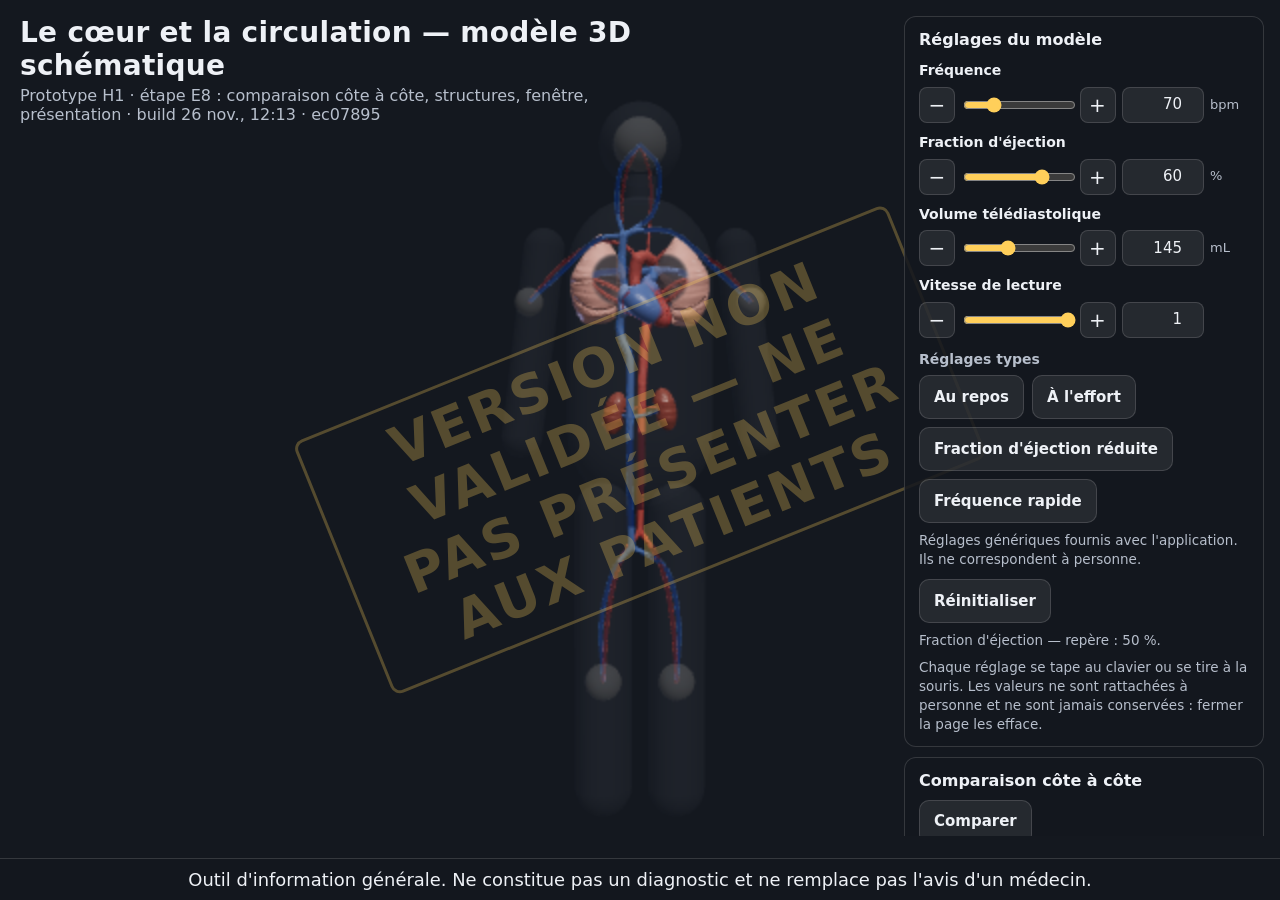
<file: index.html>
<!doctype html>
<html lang="fr">
  <head>
    <meta charset="utf-8" />
    <meta name="viewport" content="width=device-width, initial-scale=1" />
    <!-- Le titre est renseigné au chargement depuis src/i18n/fr.json : aucun texte en dur (plan §5.2). -->
    <title>…</title>
    <meta name="theme-color" content="#14181f" />
    <!-- Installable comme une application (manifeste + sw.js écrit au build, D206). -->
    <link rel="manifest" href="./manifest.webmanifest" />
    <link rel="icon" href="./icone.svg" type="image/svg+xml" />
    <!-- Aucune ressource distante : pas de CDN, pas de police externe, pas d'analytique (plan §5.3). -->
    <script type="module" crossorigin src="./assets/index-DTrmWBYU.js"></script>
    <link rel="stylesheet" crossorigin href="./assets/index-D6AnGll4.css">
  </head>
  <body>
    <div id="scene"></div>
    <div id="overlay"></div>
  </body>
</html>
</file>
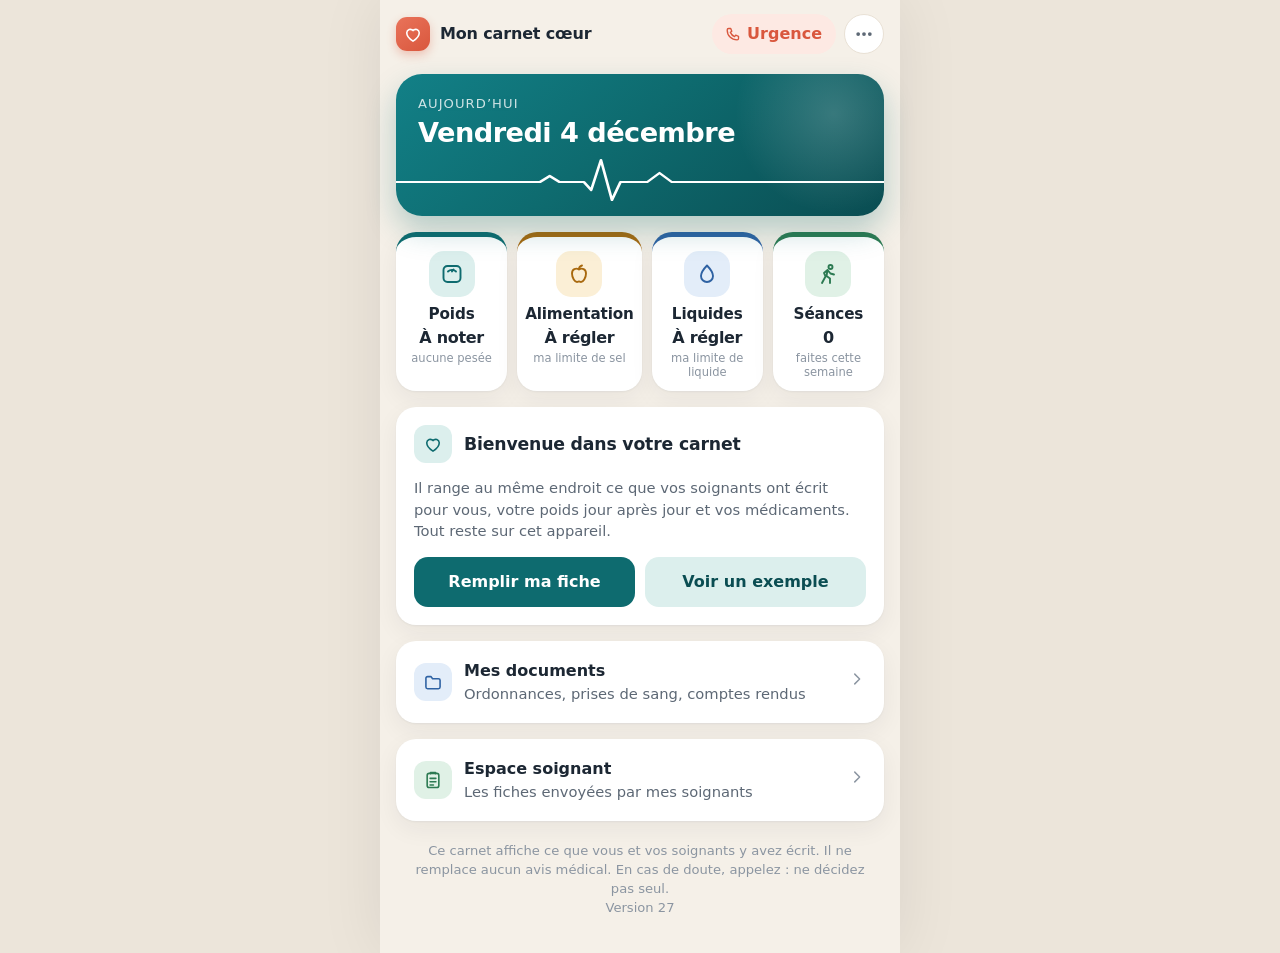
<file: essai-carnet/index.html>
<!doctype html>
<html lang="fr">
  <head>
    <meta charset="utf-8" />
    <meta name="viewport" content="width=device-width, initial-scale=1, viewport-fit=cover" />
    <meta name="theme-color" content="#0e6b6f" />
    <title>Mon carnet cœur</title>
    <!-- Aucune ressource distante : ni police, ni icône, ni mesure d'usage. Rien ne sort de l'appareil. -->
    <link rel="manifest" href="./manifest.webmanifest" />
    <link rel="icon" href="./icone.svg" type="image/svg+xml" />
    <link rel="stylesheet" href="./styles.css" />
  </head>
  <body spellcheck="false">
    <div id="app"></div>
    <script type="module" src="./src/app.js"></script>
  </body>
</html>
</file>
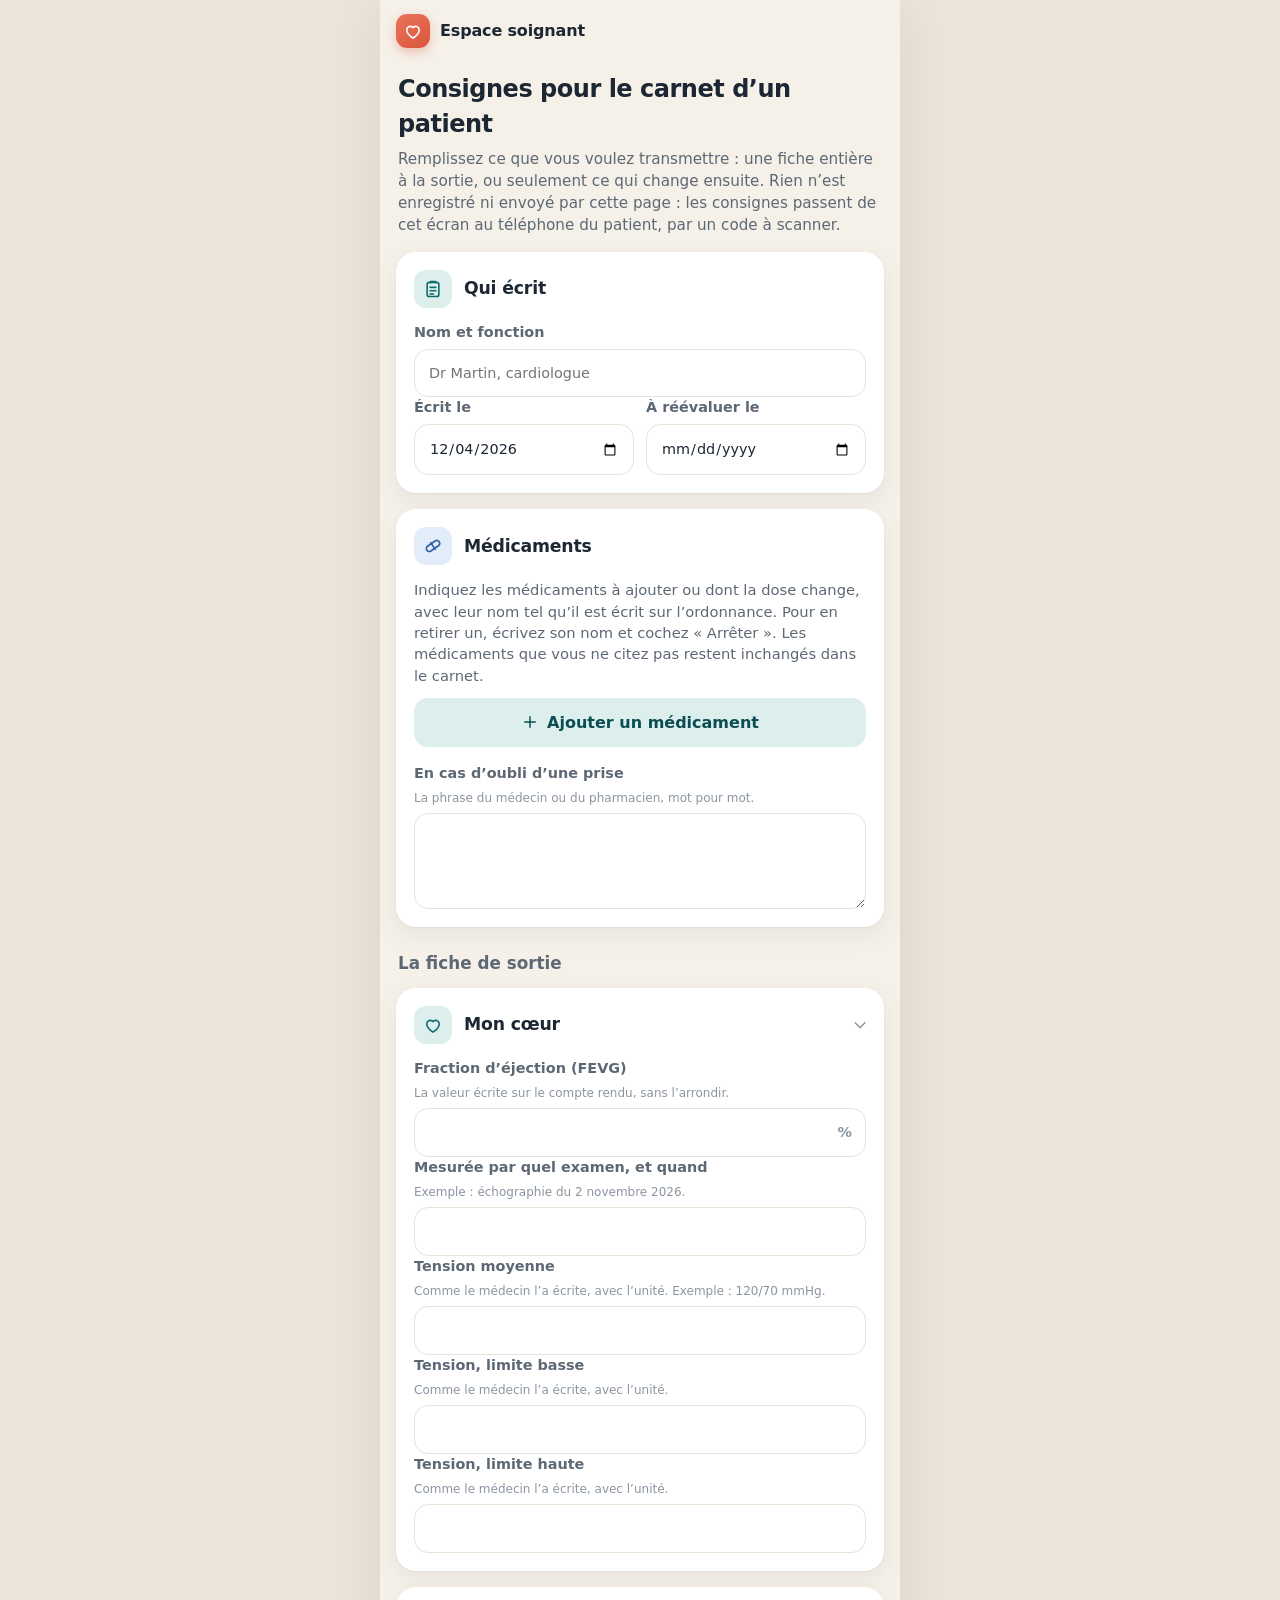
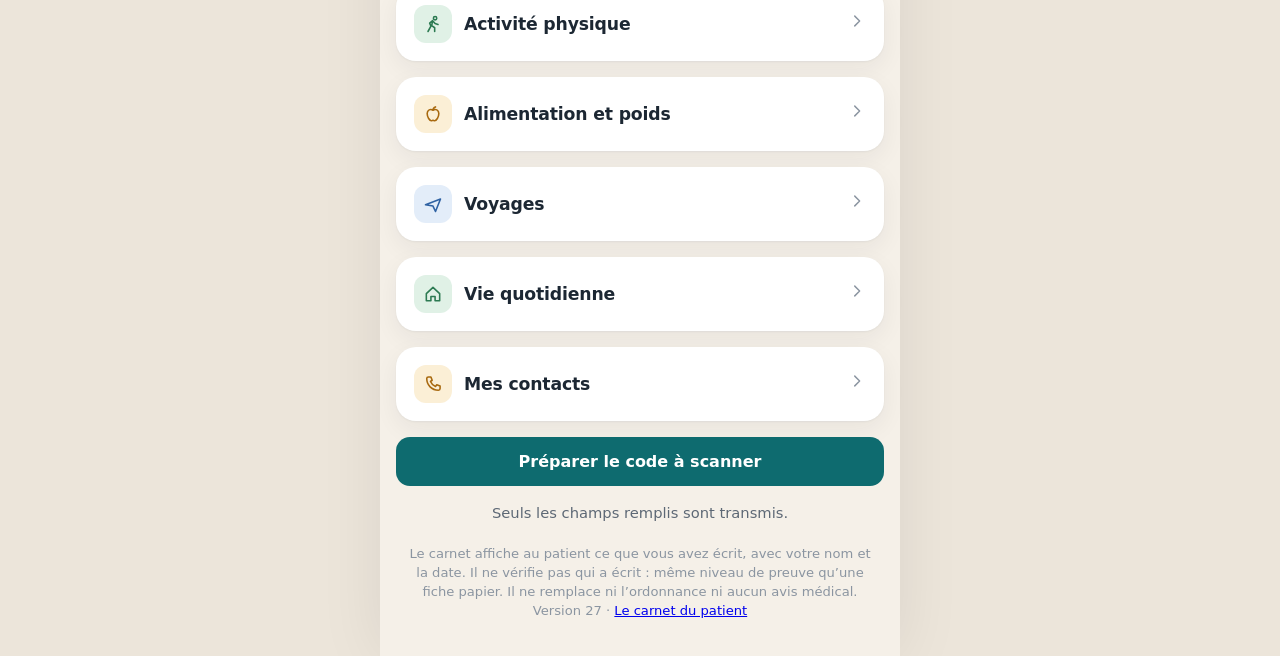
<file: essai-carnet/soignant.html>
<!doctype html>
<html lang="fr">
  <head>
    <meta charset="utf-8" />
    <meta name="viewport" content="width=device-width, initial-scale=1, viewport-fit=cover" />
    <meta name="theme-color" content="#0e6b6f" />
    <title>Espace soignant · Mon carnet cœur</title>
    <!-- Page du soignant, séparée du carnet du patient : pas de manifeste, elle ne s'installe pas comme une appli.
         Aucune ressource distante. Rien n'est enregistré ni envoyé : les consignes partent dans le QR code. -->
    <link rel="icon" href="./icone.svg" type="image/svg+xml" />
    <link rel="stylesheet" href="./styles.css" />
  </head>
  <body spellcheck="false">
    <div id="app"></div>
    <script type="module" src="./src/soignant.js"></script>
  </body>
</html>
</file>
<file: assets/index-D6AnGll4.css>
:root{--fond: #14181f;--panneau: rgba(20, 24, 31, .86);--texte: #eef1f6;--texte-doux: #b7bfcc;--bord: rgba(255, 255, 255, .14);--riche: #ff5a4a;--pauvre: #4a8cff;--alerte: #ffcf5a;font-family:system-ui,-apple-system,Segoe UI,Roboto,Helvetica Neue,Arial,sans-serif}*{box-sizing:border-box}html,body{margin:0;height:100%;background:var(--fond);color:var(--texte);overflow:hidden}#scene{position:fixed;inset:0}#scene canvas{display:block;width:100%;height:100%}#overlay{position:fixed;inset:0;pointer-events:none}#overlay button,#overlay a{pointer-events:auto}.entete{position:absolute;top:16px;left:20px;max-width:min(48vw,640px)}.titre{margin:0;font-size:clamp(18px,2.2vw,28px);font-weight:650;letter-spacing:.01em}.sous-titre{margin-top:4px;font-size:clamp(13px,1.3vw,16px);color:var(--texte-doux)}.filigrane{position:absolute;left:50%;top:50%;transform:translate(-50%,-50%) rotate(-22deg);font-size:clamp(22px,4.2vw,56px);font-weight:800;letter-spacing:.06em;color:#ffcf5a47;border:3px solid rgba(255,207,90,.28);padding:10px 26px;border-radius:10px;max-width:92vw;text-align:center;line-height:1.15;user-select:none}.panneau{position:absolute;top:16px;right:16px;width:min(360px,44vw);overflow-x:hidden;max-height:calc(100vh - 80px);overflow-y:auto;display:flex;flex-direction:column;gap:10px;pointer-events:auto}.bloc{background:var(--panneau);border:1px solid var(--bord);border-radius:12px;padding:12px 14px;font-size:15px;line-height:1.4}.bloc h2{margin:0 0 8px;font-size:16px;font-weight:650}.bloc p{margin:8px 0 0}.regle{color:var(--texte)}.discret{color:var(--texte-doux);font-size:13.5px}.provisoire{color:var(--alerte)}.legende{list-style:none;margin:0;padding:0;display:flex;flex-direction:column;gap:6px}.legende li{display:flex;align-items:center;gap:10px}.pastille{width:16px;height:16px;flex:0 0 auto;display:inline-block}.pastille.riche{background:var(--riche);border-radius:50%}.pastille.pauvre{background:var(--pauvre);transform:rotate(45deg);border-radius:2px}.boutons{display:flex;flex-wrap:wrap;gap:8px}button{min-height:44px;min-width:44px;padding:8px 14px;font:inherit;font-size:15px;font-weight:600;color:var(--texte);background:#ffffff14;border:1px solid var(--bord);border-radius:10px;cursor:pointer}button:hover{background:#ffffff29}button:focus-visible{outline:3px solid var(--alerte);outline-offset:2px}button[aria-pressed=true]{background:#ffcf5a38;border-color:var(--alerte)}.etiquette-ancre{pointer-events:none}.etiquette{display:inline-block;font-size:13px;font-weight:600;color:var(--texte);background:#14181fc7;border:1px solid var(--bord);border-radius:6px;padding:2px 7px;white-space:nowrap;pointer-events:none}.traits-etiquettes{position:absolute;top:0;left:0;pointer-events:none}.traits-etiquettes line{stroke:#eef1f68c;stroke-width:1.2}.traits-etiquettes circle{fill:#eef1f6d9}.cycle .phase-nom{font-weight:650;margin-bottom:6px;min-height:1.4em}.cycle .phase-texte{margin-top:10px;min-height:3.6em}.chrono{position:relative;display:flex;height:14px;border-radius:7px;overflow:hidden;background:#ffffff0f}.chrono .segment{flex-basis:0;min-width:0;opacity:.45;transition:opacity .12s}.chrono .segment.active{opacity:1}.chrono .systoleAuriculaire{background:#8f7cc9}.chrono .contractionIsovolumetrique{background:#d9a441}.chrono .ejection{background:#d9533f}.chrono .relaxationIsovolumetrique{background:#d9a441}.chrono .remplissage{background:#4a8cff}.chrono .curseur{position:absolute;top:-2px;bottom:-2px;width:2px;background:#fff;box-shadow:0 0 4px #000}.jauges{margin-top:10px}.jauges-titre{font-size:13px;color:var(--texte-doux);margin-bottom:4px}.jauge{display:flex;align-items:center;gap:8px;margin:3px 0}.jauge-nom{width:28px;font-weight:650;font-size:13px}.jauge-fond{flex:1;height:10px;background:#ffffff14;border-radius:5px;overflow:hidden}.jauge-remplissage{height:100%;width:0;border-radius:5px}.jauge-remplissage.gauche{background:#d9533f}.jauge-remplissage.droit{background:#4a8cff}.valeurs{display:grid;grid-template-columns:auto auto;gap:2px 12px;margin:10px 0 0;font-size:14px}.valeurs dt{color:var(--texte-doux)}.valeurs dd{margin:0;text-align:right;font-variant-numeric:tabular-nums}.comparaison-grille{display:grid;grid-template-columns:1fr auto auto;gap:2px 12px;margin:10px 0 2px;font-size:14px}.comparaison-grille[hidden]{display:none}.comparaison-tete{font-weight:600;text-align:right}.comparaison-nom{color:var(--texte-doux)}.comparaison-valeur{text-align:right;font-variant-numeric:tabular-nums}.bloc.indisponible{opacity:.45}.etiquette-cote{font-size:14.5px;padding:4px 10px;white-space:pre-line;text-align:center;line-height:1.25}body.sans-filigrane .filigrane,.astuce-horizontale{display:none}@media(max-width:760px)and (orientation:portrait){body.comparaison-active .astuce-horizontale{display:block}}.capture .entete,.capture .panneau{display:none}.pied{position:absolute;left:0;right:0;bottom:0;padding:10px 20px;background:var(--panneau);border-top:1px solid var(--bord);font-size:clamp(14px,1.4vw,18px);text-align:center}.erreur{position:absolute;inset:10%;background:var(--panneau);border:2px solid var(--alerte);border-radius:12px;padding:24px;pointer-events:auto;overflow:auto}.erreur pre{white-space:pre-wrap;color:var(--texte-doux)}.couches-circulation{display:grid;grid-template-columns:repeat(2,minmax(0,1fr));gap:8px;margin:8px 0}.couches-circulation button{min-height:44px;width:100%}.bloc h3{margin:12px 0 6px;font-size:14px;font-weight:650;color:var(--texte-doux)}.reglage{display:grid;grid-template-columns:auto minmax(0,1fr) auto auto 2.6em;grid-template-areas:"nom nom nom nom nom" "moins curseur plus champ unite";align-items:center;gap:6px 6px;margin:10px 0}.reglage-pas{min-width:36px;min-height:36px;padding:0;font:inherit;font-size:20px;line-height:1;color:var(--texte);background:#ffffff14;border:1px solid var(--bord);border-radius:8px;pointer-events:auto;cursor:pointer}.reglage-pas:nth-of-type(1){grid-area:moins}.reglage-pas:nth-of-type(2){grid-area:plus}.reglage-nom{grid-area:nom;font-size:14px;font-weight:600}.reglage-curseur{grid-area:curseur;width:100%;min-width:0;min-height:32px;pointer-events:auto;accent-color:var(--alerte)}.reglage-champ{grid-area:champ;width:5.5em;min-height:36px;font:inherit;font-size:15px;text-align:right;color:var(--texte);background:#ffffff14;border:1px solid var(--bord);border-radius:8px;padding:4px 6px;pointer-events:auto}.reglage-liste{grid-column:1 / -1;width:100%;min-width:0;min-height:40px;font:inherit;font-size:15px;color:var(--texte);background:#ffffff14;border:1px solid var(--bord);border-radius:8px;padding:6px;pointer-events:auto}.reglage-champ:focus-visible,.reglage-curseur:focus-visible,.reglage-liste:focus-visible{outline:3px solid var(--alerte);outline-offset:2px}.reglage-unite{grid-area:unite;font-size:13px;color:var(--texte-doux);pointer-events:none}.reglages .reinit{margin-top:10px}.recalcul{font-style:italic}.mention-presentation{display:none}body.presentation .mention-presentation{display:block;position:absolute;left:16px;right:16px;bottom:56px;text-align:center;font-size:clamp(15px,1.8vw,22px);font-weight:600;color:var(--texte);background:var(--panneau);border:1px solid var(--bord);border-radius:10px;padding:8px 12px}body.presentation .panneau{width:min(420px,48vw);font-size:17px}body.presentation .bloc{font-size:17px}body.presentation .reglage-nom{font-size:16px}body.presentation .reglage-champ{font-size:18px;min-height:42px}body.presentation .legende~.regle,body.presentation .mentions,body.presentation .discret{display:none}body.presentation .filigrane,body.presentation .pied{display:block}body.presentation .entete .sous-titre,.bouton-panneau{display:none}@media(max-width:760px){.entete{max-width:100%;padding-right:110px}.titre{font-size:17px}.sous-titre{display:none}.filigrane{font-size:13px}.bouton-panneau{display:block;position:absolute;top:12px;right:12px;z-index:3;pointer-events:auto}.panneau{width:auto;inset:auto 8px 52px;max-height:62vh;display:none}body.panneau-ouvert .panneau{display:flex}.bloc{padding:10px 12px;font-size:14.5px}.reglage-champ{width:4.5em}.pied{font-size:12.5px;padding:6px 8px}body.presentation .mention-presentation{bottom:50px;font-size:14px}body.presentation .panneau{width:auto;font-size:15px}}@media(max-height:520px){.entete{max-width:50%;padding-right:96px}.sous-titre{display:none}.titre{font-size:16px}.bouton-panneau{display:block;position:absolute;top:10px;right:10px;z-index:3;pointer-events:auto}.panneau{top:46px;right:10px;bottom:40px;width:min(300px,38vw);max-height:none;display:none}body.panneau-ouvert .panneau{display:flex}.bloc{padding:9px 11px;font-size:13.5px}.reglage-champ{width:4.2em}.pied{font-size:11.5px;padding:5px 8px}.filigrane{font-size:clamp(16px,3.2vw,30px);padding:6px 16px}body.presentation .mention-presentation{bottom:44px;font-size:14px}}.structures-puces{display:flex;flex-wrap:wrap;gap:6px;margin:6px 0}.structures-puces:empty{display:none}.structures-puce{padding:4px 8px;font-size:.85em;border-radius:999px}.cycle .options-electriques{display:grid;grid-template-columns:repeat(2,minmax(0,1fr));gap:8px;margin:10px 0 6px}.cycle .options-electriques button{min-height:44px;width:100%}.cycle .ecg{display:block;width:100%;height:72px;margin-top:6px;border-radius:6px;background:#ffffff0d}.cycle .ecg[hidden],.cycle .ecg-note[hidden],.cycle .conduction-etape[hidden]{display:none}.cycle .conduction-etape{margin-top:6px;min-height:1.4em}
</file>
<file: essai-carnet/styles.css>
:root {
  --fond: #f5f0e8;
  --carte: #ffffff;
  --encre: #1c2733;
  --encre-douce: #5d6875;
  --encre-pale: #8b95a1;
  --trait: #e9e1d5;

  --primaire: #0e6b6f;
  --primaire-fonce: #0a4d52;
  --primaire-clair: #dcefed;

  --corail: #d9573d;
  --corail-clair: #fde9e3;
  --ambre: #a8690f;
  --ambre-clair: #fbefd6;
  --vert: #2c7a52;
  --vert-clair: #e0f1e6;
  --bleu: #2f62a3;
  --bleu-clair: #e3edf9;

  --rayon: 20px;
  --rayon-petit: 12px;
  --ombre: 0 1px 2px rgba(28, 39, 51, 0.05), 0 8px 24px rgba(28, 39, 51, 0.06);
  --police: system-ui, -apple-system, "Segoe UI", Roboto, "Helvetica Neue", Arial, sans-serif;
}

* { box-sizing: border-box; }

html { -webkit-text-size-adjust: 100%; }

body {
  margin: 0;
  background: var(--fond);
  color: var(--encre);
  font-family: var(--police);
  font-size: 16px;
  line-height: 1.45;
  -webkit-font-smoothing: antialiased;
}

button, input, textarea { font: inherit; color: inherit; }
button { cursor: pointer; }
h1, h2, h3, p { margin: 0; }

#app { max-width: 520px; margin: 0 auto; min-height: 100vh; position: relative; }

.page { padding: 16px 16px calc(32px + env(safe-area-inset-bottom)); display: grid; gap: 16px; }

/* ---------- Barre du haut ---------- */

.barre {
  display: flex; align-items: center; justify-content: space-between; gap: 12px;
  padding: calc(14px + env(safe-area-inset-top)) 16px 4px;
}
.marque { display: flex; align-items: center; gap: 10px; font-weight: 700; letter-spacing: -0.01em; }
.marque .logo {
  width: 34px; height: 34px; border-radius: 11px; display: grid; place-items: center;
  background: linear-gradient(145deg, #e9735a, var(--corail)); color: #fff;
  box-shadow: 0 4px 10px rgba(217, 87, 61, 0.3);
}
.barre-actions { display: flex; gap: 8px; }

.bouton-rond {
  width: 40px; height: 40px; border-radius: 50%; border: 1px solid var(--trait);
  background: var(--carte); display: grid; place-items: center; color: var(--encre-douce);
}
.bouton-urgence {
  height: 40px; padding: 0 14px 0 12px; border-radius: 20px; border: 0;
  background: var(--corail-clair); color: var(--corail); font-weight: 700;
  display: inline-flex; align-items: center; gap: 6px;
}

/* ---------- Bandeau d'accueil ---------- */

.accueil {
  border-radius: 26px; padding: 22px 22px 24px; color: #fff; position: relative; overflow: hidden;
  background: linear-gradient(140deg, #128087 0%, var(--primaire) 45%, var(--primaire-fonce) 100%);
  box-shadow: 0 14px 30px rgba(14, 107, 111, 0.28);
}
.accueil::after {
  content: ""; position: absolute; right: -50px; top: -60px; width: 200px; height: 200px; border-radius: 50%;
  background: radial-gradient(circle, rgba(255, 255, 255, 0.18), rgba(255, 255, 255, 0) 70%);
}
.accueil .sur-titre { font-size: 0.82rem; text-transform: uppercase; letter-spacing: 0.08em; opacity: 0.8; }
.accueil h1 { font-size: 1.7rem; line-height: 1.15; letter-spacing: -0.02em; margin-top: 4px; }
.accueil h1::first-letter { text-transform: uppercase; }
.accueil .resume { display: flex; flex-wrap: wrap; gap: 8px; margin-top: 16px; position: relative; z-index: 1; }
.accueil .puce {
  background: rgba(255, 255, 255, 0.16); border-radius: 999px; padding: 6px 12px; font-size: 0.88rem;
  display: inline-flex; align-items: center; gap: 6px;
}

/* ---------- Cartes ---------- */

.carte { background: var(--carte); border-radius: var(--rayon); box-shadow: var(--ombre); padding: 18px; }
.carte-tete { display: flex; align-items: center; gap: 12px; margin-bottom: 14px; }
.carte-tete h2 { font-size: 1.08rem; letter-spacing: -0.01em; flex: 1; }
.carte-tete .lien { font-size: 0.9rem; color: var(--primaire); font-weight: 600; background: none; border: 0; padding: 4px; }

.pastille { width: 38px; height: 38px; border-radius: 12px; display: grid; place-items: center; flex: none; }
.pastille.vert { background: var(--vert-clair); color: var(--vert); }
.pastille.ambre { background: var(--ambre-clair); color: var(--ambre); }
.pastille.bleu { background: var(--bleu-clair); color: var(--bleu); }
.pastille.corail { background: var(--corail-clair); color: var(--corail); }
.pastille.primaire { background: var(--primaire-clair); color: var(--primaire); }

.titre-page { font-size: 1.5rem; letter-spacing: -0.02em; padding: 4px 2px 0; }
.sous-titre { color: var(--encre-douce); font-size: 0.95rem; padding: 0 2px; margin-top: -10px; }

.discret { color: var(--encre-douce); font-size: 0.92rem; }
.vide { color: var(--encre-pale); font-style: italic; }

/* ---------- Boutons ---------- */

.bouton {
  border: 0; border-radius: 14px; padding: 13px 18px; font-weight: 650; background: var(--primaire); color: #fff;
  display: inline-flex; align-items: center; justify-content: center; gap: 8px; min-height: 48px;
}
.bouton:active { transform: translateY(1px); }
.bouton.secondaire { background: var(--primaire-clair); color: var(--primaire-fonce); }
.bouton.neutre { background: #f1ebe2; color: var(--encre); }
.bouton.danger { background: var(--corail-clair); color: var(--corail); }
.bouton.large { width: 100%; }
.rangee { display: flex; gap: 10px; flex-wrap: wrap; }
.rangee > .bouton { flex: 1; }

/* ---------- Poids ---------- */

.grand-nombre { font-size: 2.3rem; font-weight: 750; letter-spacing: -0.03em; line-height: 1; }
.grand-nombre small { font-size: 1rem; font-weight: 600; color: var(--encre-douce); margin-left: 4px; letter-spacing: 0; }

.saisie-rapide { display: flex; gap: 10px; align-items: stretch; }
.saisie-rapide .champ-unite { flex: 1; }

.champ-unite { position: relative; }
.champ-unite input { padding-right: 46px; }
.champ-unite span { position: absolute; right: 14px; top: 50%; transform: translateY(-50%); color: var(--encre-pale); font-weight: 600; }

.courbe { width: 100%; height: auto; display: block; }
.courbe .grille { stroke: var(--trait); stroke-width: 1; }
.courbe .axe { fill: var(--encre-pale); font-size: 11px; font-family: var(--police); }
.courbe .trace { fill: none; stroke: var(--primaire); stroke-width: 2.5; stroke-linejoin: round; stroke-linecap: round; }
.courbe .point { fill: #fff; stroke: var(--primaire); stroke-width: 2; }
.courbe .reference { stroke: var(--ambre); stroke-width: 1.5; stroke-dasharray: 5 5; }

.periodes { display: inline-flex; background: #f1ebe2; border-radius: 12px; padding: 4px; gap: 2px; }
.periodes button { border: 0; background: none; padding: 7px 12px; border-radius: 9px; font-size: 0.88rem; font-weight: 600; color: var(--encre-douce); }
.periodes button.actif { background: #fff; color: var(--encre); box-shadow: 0 1px 3px rgba(0, 0, 0, 0.08); }

.legende { display: flex; flex-wrap: wrap; gap: 14px; font-size: 0.85rem; color: var(--encre-douce); margin-top: 8px; }
.legende i { display: inline-block; width: 18px; height: 0; border-top: 2.5px solid var(--primaire); vertical-align: middle; margin-right: 6px; }
.legende i.ref { border-top: 2px dashed var(--ambre); }

/* ---------- Parole du soignant ---------- */

.parole {
  border-left: 4px solid var(--primaire); background: var(--primaire-clair); border-radius: 0 var(--rayon-petit) var(--rayon-petit) 0;
  padding: 12px 14px;
}
.parole .texte { font-weight: 600; white-space: pre-wrap; }
.parole .origine { font-size: 0.85rem; color: var(--encre-douce); margin-top: 6px; }

/* ---------- Listes ---------- */

.liste { list-style: none; margin: 0; padding: 0; }
.liste > li + li { border-top: 1px solid var(--trait); }

.ligne {
  width: 100%; text-align: left; background: none; border: 0; padding: 13px 0; display: flex; gap: 12px; align-items: flex-start;
}
.ligne .corps { flex: 1; min-width: 0; }
.ligne .libelle { font-size: 0.86rem; color: var(--encre-douce); }
.ligne .valeur { font-weight: 650; font-size: 1.04rem; white-space: pre-wrap; overflow-wrap: anywhere; }
.ligne .meta { font-size: 0.82rem; color: var(--encre-pale); margin-top: 3px; }
.ligne .chevron { color: var(--encre-pale); margin-top: 10px; flex: none; }

.etiquette { display: inline-flex; align-items: center; gap: 5px; border-radius: 999px; padding: 3px 10px; font-size: 0.78rem; font-weight: 650; margin-top: 6px; }
.etiquette.ambre { background: var(--ambre-clair); color: var(--ambre); }
.etiquette.neutre { background: #f1ebe2; color: var(--encre-douce); }

.compte { font-size: 0.82rem; color: var(--encre-pale); font-weight: 600; }

/* ---------- Médicaments ---------- */

.moment { font-size: 0.8rem; text-transform: uppercase; letter-spacing: 0.08em; color: var(--encre-pale); font-weight: 700; margin: 14px 0 6px; }
.moment:first-child { margin-top: 0; }
.moment-tete { display: flex; align-items: center; justify-content: space-between; gap: 10px; margin: 14px 0 6px; }
.moment-tete:first-child { margin-top: 0; }
.moment-tete .moment { margin: 0; }
.tout-pris {
  display: inline-flex; align-items: center; gap: 6px; border: 1.5px solid var(--vert); background: #fff; color: var(--vert);
  border-radius: 999px; padding: 6px 12px; font-size: 0.86rem; font-weight: 650; min-height: 36px; cursor: pointer;
}

.prise {
  width: 100%; display: flex; align-items: center; gap: 12px; text-align: left; border: 1.5px solid var(--trait); background: #fff;
  border-radius: 14px; padding: 11px 12px; margin-top: 8px; min-height: 56px;
}
.prise .case {
  width: 28px; height: 28px; border-radius: 9px; border: 2px solid #cfc6b8; display: grid; place-items: center; color: transparent; flex: none;
}
.prise .nom { font-weight: 650; }
.prise .dose { font-size: 0.86rem; color: var(--encre-douce); }
.prise.fait { background: var(--vert-clair); border-color: transparent; }
.prise.fait .case { background: var(--vert); border-color: var(--vert); color: #fff; }

.moments { display: flex; gap: 6px; flex-wrap: wrap; margin-top: 8px; }
.moments span { background: var(--bleu-clair); color: var(--bleu); border-radius: 999px; padding: 3px 10px; font-size: 0.8rem; font-weight: 650; }

.a-quoi { margin-top: 10px; background: #faf6ef; border-radius: var(--rayon-petit); padding: 10px 12px; }
.a-quoi b { display: block; font-size: 0.78rem; text-transform: uppercase; letter-spacing: 0.06em; color: var(--encre-pale); margin-bottom: 2px; }

/* ---------- Avis et mentions ---------- */

.bandeau { border-radius: var(--rayon-petit); padding: 12px 14px; font-size: 0.92rem; display: flex; gap: 10px; align-items: flex-start; }
.bandeau.exemple { background: var(--ambre-clair); color: #6b4208; }
.bandeau .corps { flex: 1; }
.bandeau button { text-align: left; background: none; border: 0; font-weight: 700; text-decoration: underline; color: inherit; padding: 0; margin-top: 4px; }

.mention { text-align: center; font-size: 0.82rem; color: var(--encre-pale); padding: 4px 12px; }

/* ---------- Navigation ---------- */

.nav {
  position: fixed; left: 50%; transform: translateX(-50%); bottom: calc(12px + env(safe-area-inset-bottom));
  width: min(488px, calc(100% - 24px)); display: grid; grid-template-columns: repeat(5, 1fr); gap: 2px; padding: 6px;
  background: rgba(255, 255, 255, 0.94); backdrop-filter: blur(12px); border-radius: 22px;
  box-shadow: 0 10px 30px rgba(28, 39, 51, 0.16), 0 0 0 1px rgba(28, 39, 51, 0.04);
}
.nav button {
  border: 0; background: none; border-radius: 16px; padding: 8px 2px 7px; display: grid; justify-items: center; gap: 3px;
  font-size: 0.64rem; font-weight: 650; color: var(--encre-pale); letter-spacing: -0.01em; min-width: 0;
}
.nav button.actif { background: var(--primaire-clair); color: var(--primaire-fonce); }

/* ---------- Feuille (saisie) ---------- */

.voile { position: fixed; inset: 0; background: rgba(20, 30, 40, 0.45); display: flex; align-items: flex-end; justify-content: center; z-index: 10; }
.feuille {
  width: 100%; max-width: 520px; max-height: 92vh; overflow: auto; background: var(--fond);
  border-radius: 26px 26px 0 0; padding: 10px 18px calc(22px + env(safe-area-inset-bottom));
}
.feuille::before { content: ""; display: block; width: 44px; height: 5px; border-radius: 3px; background: #d5ccbe; margin: 0 auto 14px; }
.feuille-tete { display: flex; align-items: flex-start; gap: 12px; margin-bottom: 16px; }
.feuille-tete h2 { font-size: 1.25rem; letter-spacing: -0.01em; flex: 1; }
.feuille form, .feuille .bloc { display: grid; gap: 14px; }

label.champ { display: grid; gap: 6px; font-size: 0.9rem; font-weight: 650; color: var(--encre-douce); }
label.champ small { font-weight: 400; color: var(--encre-pale); }
input[type="text"], input[type="date"], input[type="time"], input[type="tel"], textarea {
  width: 100%; border: 1.5px solid var(--trait); background: #fff; border-radius: 14px; padding: 13px 14px; min-height: 48px;
  font-weight: 500; color: var(--encre);
}
textarea { min-height: 96px; resize: vertical; }
input:focus, textarea:focus { outline: none; border-color: var(--primaire); box-shadow: 0 0 0 4px var(--primaire-clair); }
.deux { display: grid; grid-template-columns: 1fr 1fr; gap: 12px; }

.coches { display: flex; gap: 8px; flex-wrap: wrap; }
.coches label {
  border: 1.5px solid var(--trait); background: #fff; border-radius: 12px; padding: 10px 14px; font-weight: 650; display: inline-flex; gap: 8px; align-items: center;
}
.coches input { width: 18px; height: 18px; accent-color: var(--primaire); }

.erreur { background: var(--corail-clair); color: var(--corail); border-radius: var(--rayon-petit); padding: 10px 12px; font-weight: 600; font-size: 0.92rem; }

.urgence-numero {
  display: flex; align-items: center; gap: 14px; background: var(--corail); color: #fff; border-radius: 18px; padding: 16px 18px; text-decoration: none;
}
.urgence-numero strong { font-size: 1.9rem; letter-spacing: -0.02em; line-height: 1; }
.urgence-numero span { font-size: 0.92rem; opacity: 0.92; }

.historique { font-size: 0.9rem; color: var(--encre-douce); }
.historique li { padding: 8px 0; }

@media (min-width: 560px) {
  body { background: #ece5da; }
  #app { background: var(--fond); box-shadow: 0 0 60px rgba(0, 0, 0, 0.08); }
}

/* ---------- Dictée et photos ---------- */

.bouton-rond.dicter { width: 48px; height: 48px; flex: none; color: var(--primaire); background: var(--primaire-clair); border-color: transparent; }
.dictee { display: flex; align-items: center; gap: 12px; }

.vignette {
  margin-top: 12px; width: 100%; display: flex; align-items: center; gap: 12px; text-align: left; padding: 8px;
  border: 1.5px solid var(--trait); background: #fff; border-radius: 14px; color: var(--primaire); font-weight: 650;
}
.vignette img { width: 64px; height: 64px; object-fit: cover; border-radius: 10px; flex: none; }
.vignette span { display: inline-flex; align-items: center; gap: 6px; }

.bloc-photo { display: grid; gap: 10px; margin-top: 6px; }
.bloc-photo img { width: 100%; max-height: 240px; object-fit: contain; border-radius: 14px; background: #fff; border: 1.5px solid var(--trait); }
.photo-entiere { width: 100%; border-radius: 16px; display: block; background: #fff; }

/* ---------- Alimentation ---------- */

.bandeau.priorite { background: var(--primaire-clair); color: var(--primaire-fonce); }

.carte.groupe { border-top: 5px solid transparent; }
.carte.groupe.vert { border-top-color: var(--vert); }
.carte.groupe.primaire { border-top-color: var(--primaire); }
.carte.groupe.ambre { border-top-color: var(--ambre); }

.repere { padding: 12px 0; }
.repere-tete { display: flex; flex-wrap: wrap; align-items: center; justify-content: space-between; gap: 6px 10px; }
.repere .valeur { font-weight: 650; font-size: 1.02rem; }
.repere .etiquette { margin-top: 0; }
.repere .discret { margin-top: 4px; }
.etiquette.vert { background: var(--vert-clair); color: var(--vert); }
.etiquette.primaire { background: var(--primaire-clair); color: var(--primaire-fonce); }
.note-groupe { margin-top: 10px; background: var(--ambre-clair); color: #6b4208; border-radius: var(--rayon-petit); padding: 10px 12px; font-size: 0.92rem; }

.ligne-suivi { display: flex; align-items: center; gap: 12px; padding: 11px 0; }
.ligne-suivi .corps { flex: 1; min-width: 0; }
.ligne-suivi .valeur { font-weight: 650; }
.ligne-suivi .meta { font-size: 0.82rem; color: var(--encre-pale); }
.ligne-suivi .cases { display: flex; gap: 6px; flex: none; }
.case-suivi {
  width: 34px; height: 34px; border-radius: 11px; border: 2px solid #cfc6b8; background: #fff; color: transparent;
  display: grid; place-items: center; padding: 0;
}
.case-suivi.fait { background: var(--vert); border-color: var(--vert); color: #fff; }

.calcul .resultat { margin-top: 10px; background: var(--ambre-clair); border-radius: var(--rayon-petit); padding: 10px 14px; font-size: 1.05rem; }
.calcul .resultat b { font-size: 1.3rem; }

.puces-gout { display: flex; flex-wrap: wrap; gap: 8px; }
.puces-gout span { background: var(--vert-clair); color: var(--vert); border-radius: 999px; padding: 7px 13px; font-weight: 600; font-size: 0.92rem; }

.sources a { color: var(--primaire); font-weight: 600; }
.sources li { padding: 10px 0; }

/* ---------- La bouteille du jour ---------- */

.bloc-bouteille { display: flex; align-items: center; gap: 18px; margin-bottom: 16px; }
.bouteille { width: 112px; height: auto; flex: none; }
.bouteille .verre { fill: #eef5fc; }
.bouteille .contour { fill: none; stroke: #8fb6de; stroke-width: 3; stroke-linejoin: round; }
.bouteille .bouchon { fill: var(--bleu); }
.bouteille .vague { fill: #9ccdf3; opacity: 0.9; }
.bouteille .traits line { stroke: #8fb6de; stroke-width: 2; stroke-linecap: round; }
.bloc-bouteille .chiffres { flex: 1; min-width: 0; }

.recipients { display: grid; grid-template-columns: repeat(3, 1fr); gap: 8px; }
.recipient {
  border: 1.5px solid var(--bleu-clair); background: var(--bleu-clair); color: var(--bleu); border-radius: 14px; padding: 10px 6px;
  display: grid; gap: 1px; justify-items: center; min-height: 56px; line-height: 1.2;
}
.recipient b { font-size: 0.92rem; }
.recipient span { font-size: 0.82rem; opacity: 0.85; }
.recipient:active { transform: translateY(1px); }

.journal-boissons { display: flex; flex-wrap: wrap; gap: 6px; margin-top: 14px; }
.journal-boissons button {
  border: 1.5px solid var(--trait); background: #fff; border-radius: 999px; padding: 5px 8px 5px 12px; font-size: 0.86rem; font-weight: 600;
  display: inline-flex; align-items: center; gap: 6px; color: var(--encre-douce);
}

/* ---------- Le sel dans les aliments ---------- */

.recherche { margin-top: 14px; }
.familles { margin-top: 14px; display: grid; gap: 8px; }
.famille { border: 1.5px solid var(--trait); border-radius: 16px; background: #fff; overflow: hidden; }
.famille > summary {
  list-style: none; cursor: pointer; padding: 14px 16px; font-weight: 650; display: flex; align-items: center; justify-content: space-between; gap: 10px;
}
.famille > summary::-webkit-details-marker { display: none; }
.famille > summary::after { content: "›"; font-size: 1.4rem; line-height: 1; color: var(--encre-pale); transition: transform 0.15s; }
.famille[open] > summary::after { transform: rotate(90deg); }
.famille > summary .compte { margin-left: auto; }
.famille[open] > summary { background: var(--ambre-clair); }
.famille .liste { padding: 0 16px; }

.aliment .ligne { align-items: center; }
.aliment .teneur { text-align: right; flex: none; display: grid; line-height: 1.15; }
.aliment .teneur b { font-size: 1.05rem; }
.aliment .teneur small { font-size: 0.74rem; color: var(--encre-pale); }

.tuile { background: #fff; border-radius: 16px; padding: 14px; display: grid; gap: 2px; text-align: center; box-shadow: var(--ombre); }
.tuile small { color: var(--encre-douce); font-size: 0.82rem; }
.tuile b { font-size: 1.5rem; letter-spacing: -0.02em; }

.portions { display: flex; flex-wrap: wrap; gap: 6px; margin-top: 10px; }
.portions button { border: 1.5px solid var(--trait); background: #fff; border-radius: 999px; padding: 8px 12px; font-weight: 650; font-size: 0.9rem; }
[hidden] { display: none !important; }

/* ---------- Accueil : les quatre priorités (deux par ligne sur téléphone) ---------- */

.tuiles-accueil { display: grid; grid-template-columns: repeat(2, 1fr); gap: 10px; }
@media (min-width: 620px) { .tuiles-accueil { grid-template-columns: repeat(4, 1fr); } }
.tuile-accueil {
  border: 0; border-radius: var(--rayon); background: var(--carte); box-shadow: var(--ombre); padding: 14px 8px 12px;
  display: grid; justify-items: center; gap: 4px; text-align: center; min-height: 138px; align-content: start;
  border-top: 5px solid transparent;
}
.tuile-accueil.primaire { border-top-color: var(--primaire); }
.tuile-accueil.ambre { border-top-color: var(--ambre); }
.tuile-accueil.bleu { border-top-color: var(--bleu); }
.tuile-accueil.vert { border-top-color: var(--vert); }
.tuile-accueil .pastille { width: 46px; height: 46px; border-radius: 15px; margin-bottom: 2px; }
.tuile-accueil b { font-size: 0.95rem; letter-spacing: -0.01em; }
.tuile-accueil .val { font-size: 1rem; font-weight: 750; letter-spacing: -0.02em; line-height: 1.15; }
.tuile-accueil small { font-size: 0.72rem; color: var(--encre-pale); line-height: 1.2; }
.tuile-accueil:active { transform: translateY(1px); }

.lien-carte { width: 100%; border: 0; text-align: left; display: flex; align-items: center; gap: 12px; }
.lien-carte .corps { flex: 1; min-width: 0; }
.lien-carte .chevron { color: var(--encre-pale); }
a.lien-carte { color: inherit; text-decoration: none; }

.en-verres { color: var(--bleu); font-weight: 650; margin-top: 2px; }

/* ---------- Retour à l'accueil ---------- */

.retour {
  height: 40px; padding: 0 16px 0 8px; border-radius: 20px; border: 1px solid var(--trait); background: var(--carte);
  display: inline-flex; align-items: center; gap: 4px; font-weight: 700; color: var(--primaire-fonce);
}

/* ---------- Espace soignant et réception des consignes ---------- */

.bandeau.reception { background: var(--vert-clair); color: #1d5237; }
.formulaire-soignant { display: grid; gap: 16px; }
.cadre-qr { background: #fff; border: 1.5px solid var(--trait); border-radius: 18px; padding: 10px; margin: 12px auto; max-width: 320px; }
.qr { width: 100%; height: auto; display: block; }
.lien-a-copier { font-size: 0.78rem; min-height: 0; word-break: break-all; color: var(--encre-douce); margin: 6px 0 10px; }

/* ---------- Rendez-vous : heure en deux listes ---------- */

div.champ > span:first-child { font-size: 0.9rem; font-weight: 650; color: var(--encre-douce); }
div.champ { display: grid; gap: 6px; }
.heure-minutes { display: grid; grid-template-columns: 1fr 1fr; gap: 8px; }
select {
  width: 100%; border: 1.5px solid var(--trait); background: #fff; border-radius: 14px; padding: 12px 10px; min-height: 48px;
  font: inherit; font-weight: 500; color: var(--encre);
}
select:focus { outline: none; border-color: var(--primaire); box-shadow: 0 0 0 4px var(--primaire-clair); }
.etiquette.corail { background: var(--corail-clair); color: var(--corail); }

/* Page soignant (soignant.html) : une ligne par médicament */
a.bouton { text-decoration: none; box-sizing: border-box; }
.med-soignant { display: grid; gap: 10px; padding: 14px; border: 1.5px solid var(--trait); border-radius: var(--rayon-petit); background: #fcfaf6; }
.med-soignant.a-arreter { border-color: var(--corail); background: var(--corail-clair); }
.med-actions { justify-content: space-between; align-items: center; }
.med-actions .arreter { display: inline-flex; align-items: center; gap: 8px; font-weight: 650; color: var(--corail); }
.med-actions .arreter input { width: 18px; height: 18px; accent-color: var(--corail); }
.page-soignant .cadre-qr { max-width: 460px; }
.deux > * { min-width: 0; }
.deux input { min-width: 0; width: 100%; box-sizing: border-box; }
.detail-med { display: inline-block; margin-top: 4px; line-height: 1.45; }
.med-actions .lien { background: none; border: 0; padding: 6px 0; color: var(--encre-douce); font-weight: 600; text-decoration: underline; cursor: pointer; }
.titre-section { font-size: 1.05rem; margin: 8px 2px -4px; color: var(--encre-douce); }
.theme-soignant > summary { list-style: none; cursor: pointer; margin-bottom: 0; }
.theme-soignant > summary::-webkit-details-marker { display: none; }
.theme-soignant > summary .chevron { color: var(--encre-pale); transition: transform 0.15s; }
.theme-soignant[open] > summary { margin-bottom: 14px; }
.theme-soignant[open] > summary .chevron { transform: rotate(90deg); }
.theme-soignant > summary .compte { margin-left: auto; }

.pastille.neutre { background: #f1ebe2; color: var(--encre-douce); }

/* ---------- Le sel des eaux (version 16) ---------- */

.choix-eau { display: grid; gap: 6px; margin-bottom: 12px; padding: 12px; border-radius: 16px; background: var(--bleu-clair); }
.choix-eau select { width: 100%; }
.choix-eau .lien { justify-self: start; padding: 4px 0; background: none; border: 0; color: var(--bleu); font-weight: 650; font-size: 0.92rem; text-decoration: underline; cursor: pointer; }
.sel-eaux { margin-top: 12px; padding: 10px 12px; border-radius: 14px; background: var(--ambre-clair); color: var(--encre); font-size: 0.95rem; }
[data-liste="eaux"] .famille[open] > summary { background: var(--bleu-clair); }

/* ---------- Mes séances (version 16) ---------- */

.deux-gros { display: grid; grid-template-columns: 1fr 1fr; gap: 10px; margin-bottom: 14px; }
.gros-choix {
  border: 0; border-radius: var(--rayon); box-shadow: var(--ombre); padding: 18px 10px; min-height: 108px;
  display: grid; justify-items: center; align-content: center; gap: 8px; text-align: center; font-size: 1rem; line-height: 1.2;
}
.gros-choix.vert { background: var(--vert); color: #fff; }
.gros-choix.neutre { background: var(--carte); color: var(--encre); border-top: 5px solid #d8cfc2; }
.gros-choix:active { transform: translateY(1px); }

.titre-champ { font-size: 0.9rem; font-weight: 650; color: var(--encre-douce); }
.choix-unique { margin-top: 6px; }
.choix-unique label:has(input:checked) { border-color: var(--vert); background: var(--vert-clair); }
.choix-unique input { accent-color: var(--vert); }

.semaine-bloc + .semaine-bloc { margin-top: 14px; }
.semaine-titre { display: flex; justify-content: space-between; font-size: 0.85rem; color: var(--encre-douce); margin-bottom: 6px; }
.semaine { display: grid; grid-template-columns: repeat(7, 1fr); gap: 4px; }
.jour-semaine { display: grid; justify-items: center; gap: 4px; }
.jour-semaine .lettre { font-size: 0.78rem; font-weight: 700; color: var(--encre-pale); }
.jour-semaine.aujourdhui .lettre { color: var(--vert); }
.jour-semaine.futur .rond { opacity: 0.45; }
.rond {
  position: relative; width: 36px; height: 36px; border-radius: 50%; display: inline-grid; place-items: center; font-weight: 700;
  border: 2px dashed #d8cfc2; color: var(--encre-pale);
}
.rond.fait { background: var(--vert); border: 2px solid var(--vert); color: #fff; }
.rond.pas { background: #ece6dc; border: 2px solid #ece6dc; color: var(--encre-douce); }
.rond i { position: absolute; top: -6px; right: -6px; font-style: normal; font-size: 0.7rem; background: #fff; color: var(--vert); border: 1.5px solid var(--vert); border-radius: 999px; padding: 0 5px; line-height: 1.4; }
.jour-semaine.aujourdhui .rond { box-shadow: 0 0 0 3px var(--vert-clair); }
.fait-semaine { margin-top: 12px; font-weight: 650; }
.legende-semaine { display: flex; flex-wrap: wrap; gap: 14px; margin-top: 8px; font-size: 0.8rem; color: var(--encre-douce); }
.legende-semaine span { display: inline-flex; align-items: center; gap: 6px; }
.legende-semaine .rond { width: 14px; height: 14px; border-width: 1.5px; }

/* Version 17 : mes médecins à toucher, fiche commencée à reprendre */
.choix-medecin label { align-items: flex-start; line-height: 1.25; }
.choix-medecin label small { font-weight: 500; color: var(--encre-pale); }
.choix-medecin input { margin-top: 2px; }
.ajout-medecin { margin-top: 10px; }
.ajout-medecin > summary { cursor: pointer; color: var(--primaire); font-weight: 700; display: inline-flex; align-items: center; gap: 6px; list-style: none; }
.ajout-medecin > summary::-webkit-details-marker { display: none; }
.ajout-medecin[open] > summary { margin-bottom: 10px; }
.ajout-medecin .bouton { margin-top: 10px; }
.carte-brouillon { border: 2px solid var(--ambre); }

/* ---------- Tabac (version 21) ---------- */
.compteur-tabac { display: flex; align-items: center; justify-content: space-between; gap: 12px; margin: 4px 0 12px; }
.bouton-rond.grand { width: 56px; height: 56px; font-size: 1.7rem; font-weight: 700; color: var(--encre); }
.bouton-rond.grand.plein { background: var(--ambre); border-color: var(--ambre); color: #fff; }
.bouton-rond.grand:disabled { opacity: 0.35; }
.compte-tabac { flex: 1; text-align: center; display: grid; }
.compte-tabac b { font-size: 2.4rem; line-height: 1; }
.compte-tabac span { font-size: 0.9rem; color: var(--encre-douce); }
.rond.tabac { background: var(--ambre-clair); border: 2px solid var(--ambre-clair); color: var(--encre); font-weight: 700; font-size: 0.85rem; }
.rond.tabac i { color: var(--encre-douce); border-color: var(--encre-pale); }
.lien-discret { background: none; border: 0; padding: 8px 0 0; color: var(--encre-douce); font-weight: 600; text-decoration: underline; cursor: pointer; font-size: 0.9rem; }
.lien-carte.discrete { opacity: 0.85; }

/* ---------- Mes documents (version 21) ---------- */
.icone-doc { color: var(--bleu); flex: none; display: grid; place-items: center; width: 36px; height: 36px; border-radius: 10px; background: var(--bleu-clair); }
.liste-simple { margin: 0; padding-left: 18px; display: grid; gap: 8px; font-size: 0.93rem; color: var(--encre-douce); }
.apercu-document { margin-top: 12px; }
.lecteur-pdf { width: 100%; height: 70vh; border: 1px solid var(--trait); border-radius: 12px; background: #fff; }
a.bouton { text-decoration: none; display: inline-flex; align-items: center; justify-content: center; }

/* ---------- Version 22 ---------- */
.prise.moment-pris { margin-top: 10px; }
.prise.moment-pris .corps { flex: 1; min-width: 0; }
.prise.moment-pris .chevron { color: var(--vert); flex: none; }
.lien-discret.replier { padding: 4px 0; }
.sel-bouteille { margin-top: 8px; padding: 6px 10px; border-radius: 12px; background: var(--ambre-clair); display: grid; }
.sel-bouteille b { font-size: 1.25rem; color: var(--ambre); }
.sel-bouteille small { color: var(--encre-douce); font-size: 0.8rem; }

/* ---------- Version 25 : bandeau du jour réduit, avec le tracé du cœur ---------- */
.accueil { padding: 20px 22px 14px; background: var(--bandeau); box-shadow: 0 14px 30px var(--bandeau-ombre); }
.trace-coeur {
  margin: 8px -22px 0; height: 46px; position: relative; z-index: 1;
  background: url("data:image/svg+xml,%3Csvg xmlns='http://www.w3.org/2000/svg' viewBox='0 0 400 46' preserveAspectRatio='none'%3E%3Cpath d='M0 26h118l8-6 8 6h20l6 8 8-30 9 40 7-18h22l10-9 10 9h174' fill='none' stroke='%23ffffff' stroke-width='2.2' stroke-linejoin='round' stroke-linecap='round'/%3E%3C/svg%3E") left top / 100% 46px no-repeat;
}

/* ---------- Version 25 : quatre palettes au choix (Réglages, les trois points en haut à droite) ---------- */
/* « Lagon » est la palette d'origine (les valeurs de :root, en tête de fichier). Les autres ne changent que des couleurs. */
:root {
  --bandeau-lagon: linear-gradient(140deg, #128087 0%, #0e6b6f 45%, #0a4d52 100%);
  --bandeau-prune: linear-gradient(140deg, #8a5a8f 0%, #6a3f74 48%, #ab6278 100%);
  --bandeau-indigo: linear-gradient(140deg, #7d6df5 0%, #4a3bc4 50%, #9150dc 100%);
  --bandeau-soleil: linear-gradient(140deg, #cf7f55 0%, #c2626a 52%, #866199 100%);
  --bandeau: var(--bandeau-lagon); --bandeau-ombre: rgba(14, 107, 111, 0.28);
  --neutre: #f1ebe2; --fond-large: #ece5da;
}
:root[data-palette="prune"] {
  --fond: #fbf4f0; --trait: #efe2da;
  --primaire: #6a3f74; --primaire-fonce: #4b2a54; --primaire-clair: #f0e6f1;
  --corail: #c9594a; --corail-clair: #f9e7e2; --ambre: #b0621c; --ambre-clair: #fdebd3;
  --vert: #2f7d5b; --vert-clair: #e1f2e8; --bleu: #3b63c9; --bleu-clair: #e4ebfb;
  --bandeau: var(--bandeau-prune); --bandeau-ombre: rgba(106, 63, 116, 0.22); --neutre: #f3e8e1; --fond-large: #f1e6df;
}
:root[data-palette="indigo"] {
  --fond: #f5f3fc; --trait: #e3dff3; --encre: #1b1838; --encre-douce: #57547a; --encre-pale: #8a87ab;
  --primaire: #4a3bc4; --primaire-fonce: #2f2590; --primaire-clair: #e6e3fa;
  --corail: #e5484d; --corail-clair: #fde4e5; --ambre: #a86800; --ambre-clair: #fff1c9;
  --vert: #1f8a63; --vert-clair: #dcf3ea; --bleu: #2d7fd3; --bleu-clair: #e0effc;
  --bandeau: var(--bandeau-indigo); --bandeau-ombre: rgba(74, 59, 196, 0.32); --neutre: #ebe8f8; --fond-large: #e9e6f6;
}
/* Version 27 : Prune et pêche et Coucher de soleil adoucies (mêmes teintes, moins saturées : « ça flashait trop »).
   Coucher de soleil (version 26, choix de l’utilisateur) : boutons rouge-orangé en dégradé ; « Urgence » s'en distingue
   par un rouge vif plein, écrit en blanc. */
:root[data-palette="soleil"] {
  --fond: #fff7f1; --trait: #f2e3d6; --encre: #2a1c24; --encre-douce: #6b5660; --encre-pale: #9a8790;
  --primaire: #bb5238; --primaire-fonce: #86351f; --primaire-clair: #f9e6de;
  --corail: #d42f44; --corail-clair: #fbe4e7; --ambre: #b86a00; --ambre-clair: #ffedc7;
  --vert: #2b8066; --vert-clair: #ddf1ea; --bleu: #3b63c9; --bleu-clair: #e4ebfb;
  --bandeau: var(--bandeau-soleil); --bandeau-ombre: rgba(194, 98, 106, 0.22); --neutre: #f8eadf; --fond-large: #f6e9de;
}
.bouton.neutre, .periodes, .etiquette.neutre, .pastille.neutre { background: var(--neutre); }
@media (min-width: 560px) { body { background: var(--fond-large); } }
:root[data-palette="soleil"] .bouton:not(.secondaire):not(.neutre):not(.danger) { background: linear-gradient(140deg, #d27a4a 0%, #bb4d3f 100%); }
:root[data-palette="soleil"] .bouton-urgence { background: #dc2f43; color: #fff; box-shadow: 0 6px 14px rgba(220, 47, 67, 0.25); }
:root[data-palette="soleil"] .urgence-numero:not([style]) { background: #dc2f43; }
:root[data-palette] .marque .logo { background: linear-gradient(145deg, #ff8f93, var(--corail)); }

.palettes { display: grid; grid-template-columns: 1fr 1fr; gap: 10px; }
.palette {
  border: 2px solid var(--trait); background: #fff; border-radius: 16px; padding: 8px 8px 10px; display: grid; gap: 8px; text-align: center;
  font-size: 0.92rem; line-height: 1.2;
}
.palette.choisie { border-color: var(--primaire); box-shadow: 0 0 0 3px var(--primaire-clair); }
.echantillon { height: 54px; border-radius: 10px; display: grid; place-items: center; color: #fff; }
.echantillon[data-p="lagon"] { background: var(--bandeau-lagon); }
.echantillon[data-p="prune"] { background: var(--bandeau-prune); }
.echantillon[data-p="indigo"] { background: var(--bandeau-indigo); }
.echantillon[data-p="soleil"] { background: var(--bandeau-soleil); }
</file>
